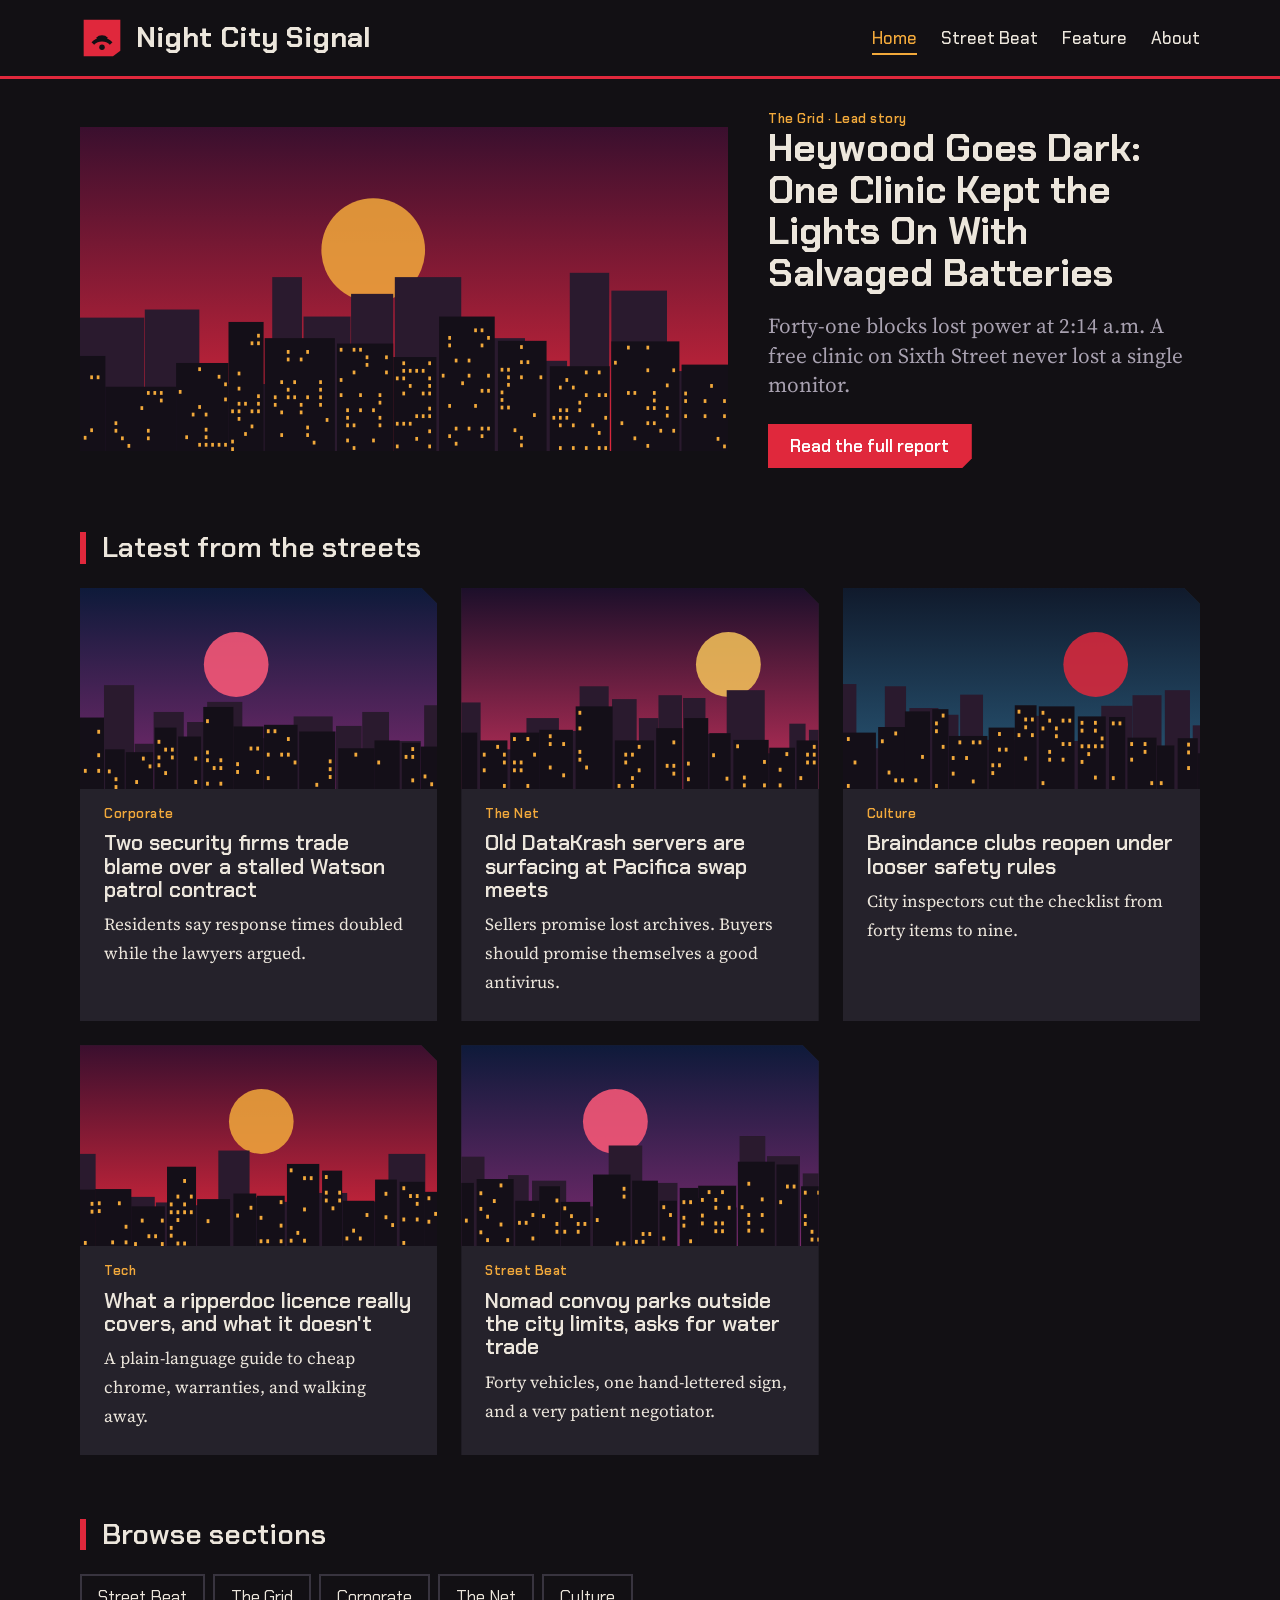
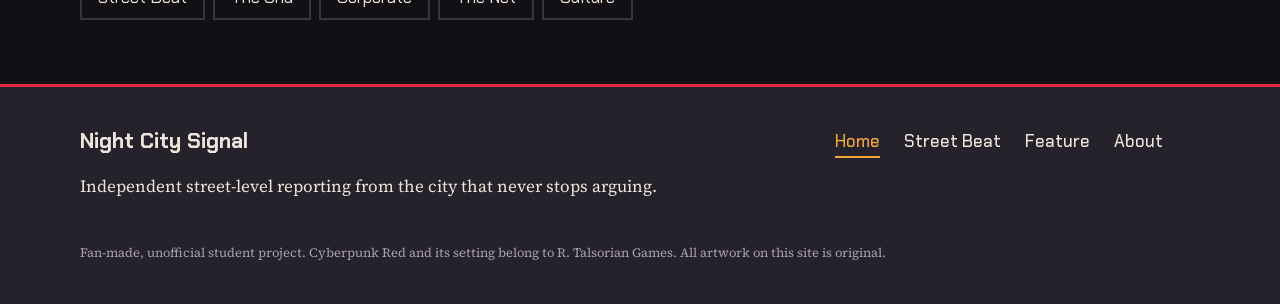
<file: index.html>
<!DOCTYPE html>
<html lang="en">

<head>
    <meta charset="utf-8">
    <meta name="viewport" content="width=device-width, initial-scale=1">
    <title>Home | Night City Signal</title>
    <link rel="preconnect" href="https://fonts.googleapis.com">
    <link
        href="https://fonts.googleapis.com/css2?family=Chakra+Petch:wght@500;600;700&family=Source+Serif+4:ital,wght@0,400;0,600;1,400&display=swap"
        rel="stylesheet">
    <link rel="stylesheet" href="styles.css">
</head>
<!--Most of the code and the images are made by AI, I have gone in and made a few changes to make sure it worked well, looked good, and aligned with my sketches.-->

<body>
    <header class="site-head">
        <div class="wrap head-in">
            <a class="brand" href="index.html"><img src="images/logo.svg" alt="" width="44" height="44">Night City
                Signal</a>
            <nav aria-label="Main">
                <ul>
                    <li><a href="index.html" aria-current="page">Home</a></li>
                    <li><a href="category.html">Street Beat</a></li>
                    <li><a href="article.html">Feature</a></li>
                    <li><a href="about.html">About</a></li>
                </ul>
            </nav>
        </div>
    </header>
    <!--Also went in and made the bar at the top follow the user instead of disapering as you scroll (this became the thing I had the most trouble with but it worked out)-->
    <main>
        <div class="wrap">
            <section class="hero" aria-labelledby="hero-title">
                <img src="images/blackout-hero.svg"
                    alt="Night City skyline at dusk with most windows dark after a power failure" width="1200"
                    height="600">
                <div class="hero-text">
                    <p class="tag">The Grid &middot; Lead story</p>
                    <h1 id="hero-title">Heywood Goes Dark: One Clinic Kept the Lights On With Salvaged Batteries</h1>
                    <p class="dek">Forty-one blocks lost power at 2:14 a.m. A free clinic on Sixth Street never lost a
                        single monitor.</p>
                    <a class="btn" href="article.html">Read the full report</a>
                </div>
            </section>
            <section aria-labelledby="latest">
                <h2 id="latest" class="sec-title">Latest from the streets</h2>
                <ul class="cards">
                    <li>
                        <article class="card"><img src="images/patrol.svg" alt="Rooftops under a red dusk sky"
                                width="640" height="360" loading="lazy">
                            <div class="card-body">
                                <p class="tag">Corporate</p>
                                <h3><a href="article.html">Two security firms trade blame over a stalled Watson patrol
                                        contract</a></h3>
                                <p>Residents say response times doubled while the lawyers argued.</p>
                            </div>
                        </article>
                    </li>
                    <li>
                        <article class="card"><img src="images/datakrash.svg"
                                alt="Skyline silhouetted against a magenta sunset" width="640" height="360"
                                loading="lazy">
                            <div class="card-body">
                                <p class="tag">The Net</p>
                                <h3><a href="article.html">Old DataKrash servers are surfacing at Pacifica swap
                                        meets</a></h3>
                                <p>Sellers promise lost archives. Buyers should promise themselves a good antivirus.</p>
                            </div>
                        </article>
                    </li>
                    <li>
                        <article class="card"><img src="images/braindance.svg"
                                alt="Tall towers with scattered amber windows" width="640" height="360" loading="lazy">
                            <div class="card-body">
                                <p class="tag">Culture</p>
                                <h3><a href="article.html">Braindance clubs reopen under looser safety rules</a></h3>
                                <p>City inspectors cut the checklist from forty items to nine.</p>
                            </div>
                        </article>
                    </li>
                    <li>
                        <article class="card"><img src="images/ripper.svg" alt="Dense city blocks at twilight"
                                width="640" height="360" loading="lazy">
                            <div class="card-body">
                                <p class="tag">Tech</p>
                                <h3><a href="article.html">What a ripperdoc licence really covers, and what it
                                        doesn't</a></h3>
                                <p>A plain-language guide to cheap chrome, warranties, and walking away.</p>
                            </div>
                        </article>
                    </li>
                    <li>
                        <article class="card"><img src="images/nomads.svg" alt="Low skyline on the horizon at dusk"
                                width="640" height="360" loading="lazy">
                            <div class="card-body">
                                <p class="tag">Street Beat</p>
                                <h3><a href="article.html">Nomad convoy parks outside the city limits, asks for water
                                        trade</a></h3>
                                <p>Forty vehicles, one hand-lettered sign, and a very patient negotiator.</p>
                            </div>
                        </article>
                    </li>
                </ul>
            </section>
            <section class="strip" aria-labelledby="sections">
                <h2 id="sections" class="sec-title">Browse sections</h2>
                <ul class="chips">
                    <li><a href="category.html">Street Beat</a></li>
                    <li><a href="category.html">The Grid</a></li>
                    <li><a href="category.html">Corporate</a></li>
                    <li><a href="category.html">The Net</a></li>
                    <li><a href="category.html">Culture</a></li>
                </ul>
            </section>
        </div>
    </main>
    <footer class="site-foot">
        <div class="wrap foot-in">
            <div>
                <p class="brand-s">Night City Signal</p>
                <p>Independent street-level reporting from the city that never stops arguing.</p>
            </div>
            <nav aria-label="Footer">
                <ul>
                    <li><a href="index.html" aria-current="page">Home</a></li>
                    <li><a href="category.html">Street Beat</a></li>
                    <li><a href="article.html">Feature</a></li>
                    <li><a href="about.html">About</a></li>
                </ul>
            </nav>
            <p class="fine">Fan-made, unofficial student project. Cyberpunk Red and its setting belong to R. Talsorian
                Games. All artwork on this site is original.</p>
        </div>
    </footer>
</body>

</html>
</file>
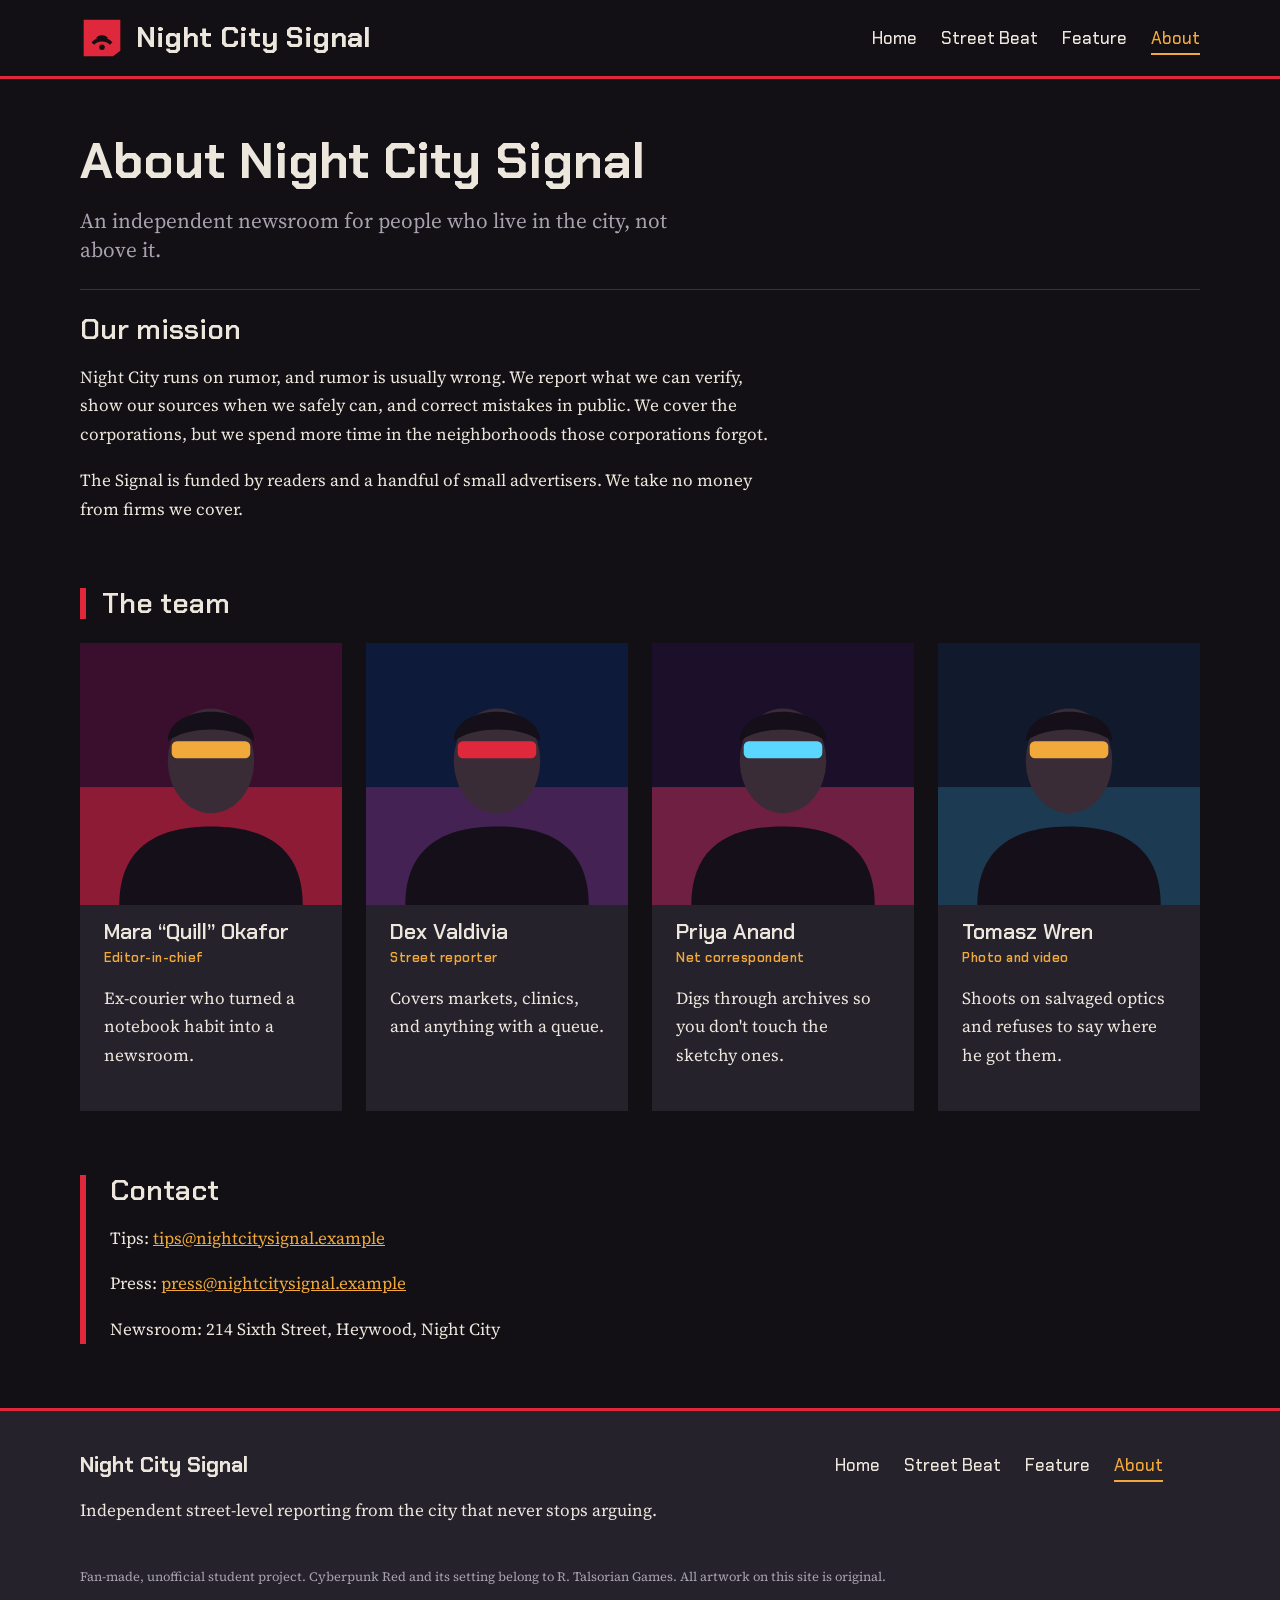
<file: about.html>
<!DOCTYPE html>
<html lang="en">

<head>
    <meta charset="utf-8">
    <meta name="viewport" content="width=device-width, initial-scale=1">
    <title>About | Night City Signal</title>
    <link rel="preconnect" href="https://fonts.googleapis.com">
    <link
        href="https://fonts.googleapis.com/css2?family=Chakra+Petch:wght@500;600;700&family=Source+Serif+4:ital,wght@0,400;0,600;1,400&display=swap"
        rel="stylesheet">
    <link rel="stylesheet" href="styles.css">
</head>
<!--Most of the code and the images are made by AI, I have gone in and made a few changes to make sure it worked well, looked good, and aligned with my sketches.-->

<body>
    <header class="site-head">
        <div class="wrap head-in">
            <a class="brand" href="index.html"><img src="images/logo.svg" alt="" width="44" height="44">Night City
                Signal</a>
            <nav aria-label="Main">
                <ul>
                    <li><a href="index.html">Home</a></li>
                    <li><a href="category.html">Street Beat</a></li>
                    <li><a href="article.html">Feature</a></li>
                    <li><a href="about.html" aria-current="page">About</a></li>
                </ul>
            </nav>
        </div>
    </header>
    <main>
        <div class="wrap">
            <header class="cat-head">
                <h1>About Night City Signal</h1>
                <p class="dek">An independent newsroom for people who live in the city, not above it.</p>
            </header>
            <section class="mission" aria-labelledby="mission">
                <h2 id="mission">Our mission</h2>
                <p>Night City runs on rumor, and rumor is usually wrong. We report what we can verify, show our sources
                    when we safely can, and correct mistakes in public. We cover the corporations, but we spend more
                    time in the neighborhoods those corporations forgot.</p>
                <p>The Signal is funded by readers and a handful of small advertisers. We take no money from firms we
                    cover.</p>
            </section>
            <section aria-labelledby="team">
                <h2 id="team" class="sec-title">The team</h2>
                <ul class="team">
                    <li>
                        <article class="profile"><img src="images/team-1.svg"
                                alt="Illustrated portrait of Mara wearing a glowing visor" width="400" height="400"
                                loading="lazy">
                            <h3>Mara &ldquo;Quill&rdquo; Okafor</h3>
                            <p class="tag">Editor-in-chief</p>
                            <p>Ex-courier who turned a notebook habit into a newsroom.</p>
                        </article>
                    </li>
                    <li>
                        <article class="profile"><img src="images/team-2.svg"
                                alt="Illustrated portrait of Dex Valdivia wearing a glowing visor" width="400"
                                height="400" loading="lazy">
                            <h3>Dex Valdivia</h3>
                            <p class="tag">Street reporter</p>
                            <p>Covers markets, clinics, and anything with a queue.</p>
                        </article>
                    </li>
                    <li>
                        <article class="profile"><img src="images/team-3.svg"
                                alt="Illustrated portrait of Priya Anand wearing a glowing visor" width="400"
                                height="400" loading="lazy">
                            <h3>Priya Anand</h3>
                            <p class="tag">Net correspondent</p>
                            <p>Digs through archives so you don't touch the sketchy ones.</p>
                        </article>
                    </li>
                    <li>
                        <article class="profile"><img src="images/team-4.svg"
                                alt="Illustrated portrait of Tomasz Wren wearing a glowing visor" width="400"
                                height="400" loading="lazy">
                            <h3>Tomasz Wren</h3>
                            <p class="tag">Photo and video</p>
                            <p>Shoots on salvaged optics and refuses to say where he got them.</p>
                        </article>
                    </li>
                </ul>
            </section>
            <section class="contact" aria-labelledby="contact">
                <h2 id="contact">Contact</h2>
                <address>
                    <p>Tips: <a href="mailto:tips@nightcitysignal.example">tips@nightcitysignal.example</a></p>
                    <p>Press: <a href="mailto:press@nightcitysignal.example">press@nightcitysignal.example</a></p>
                    <p>Newsroom: 214 Sixth Street, Heywood, Night City</p>
                </address>
            </section>
        </div>
    </main>
    <footer class="site-foot">
        <div class="wrap foot-in">
            <div>
                <p class="brand-s">Night City Signal</p>
                <p>Independent street-level reporting from the city that never stops arguing.</p>
            </div>
            <nav aria-label="Footer">
                <ul>
                    <li><a href="index.html">Home</a></li>
                    <li><a href="category.html">Street Beat</a></li>
                    <li><a href="article.html">Feature</a></li>
                    <li><a href="about.html" aria-current="page">About</a></li>
                </ul>
            </nav>
            <p class="fine">Fan-made, unofficial student project. Cyberpunk Red and its setting belong to R. Talsorian
                Games. All artwork on this site is original.</p>
        </div>
    </footer>
</body>

</html>
</file>
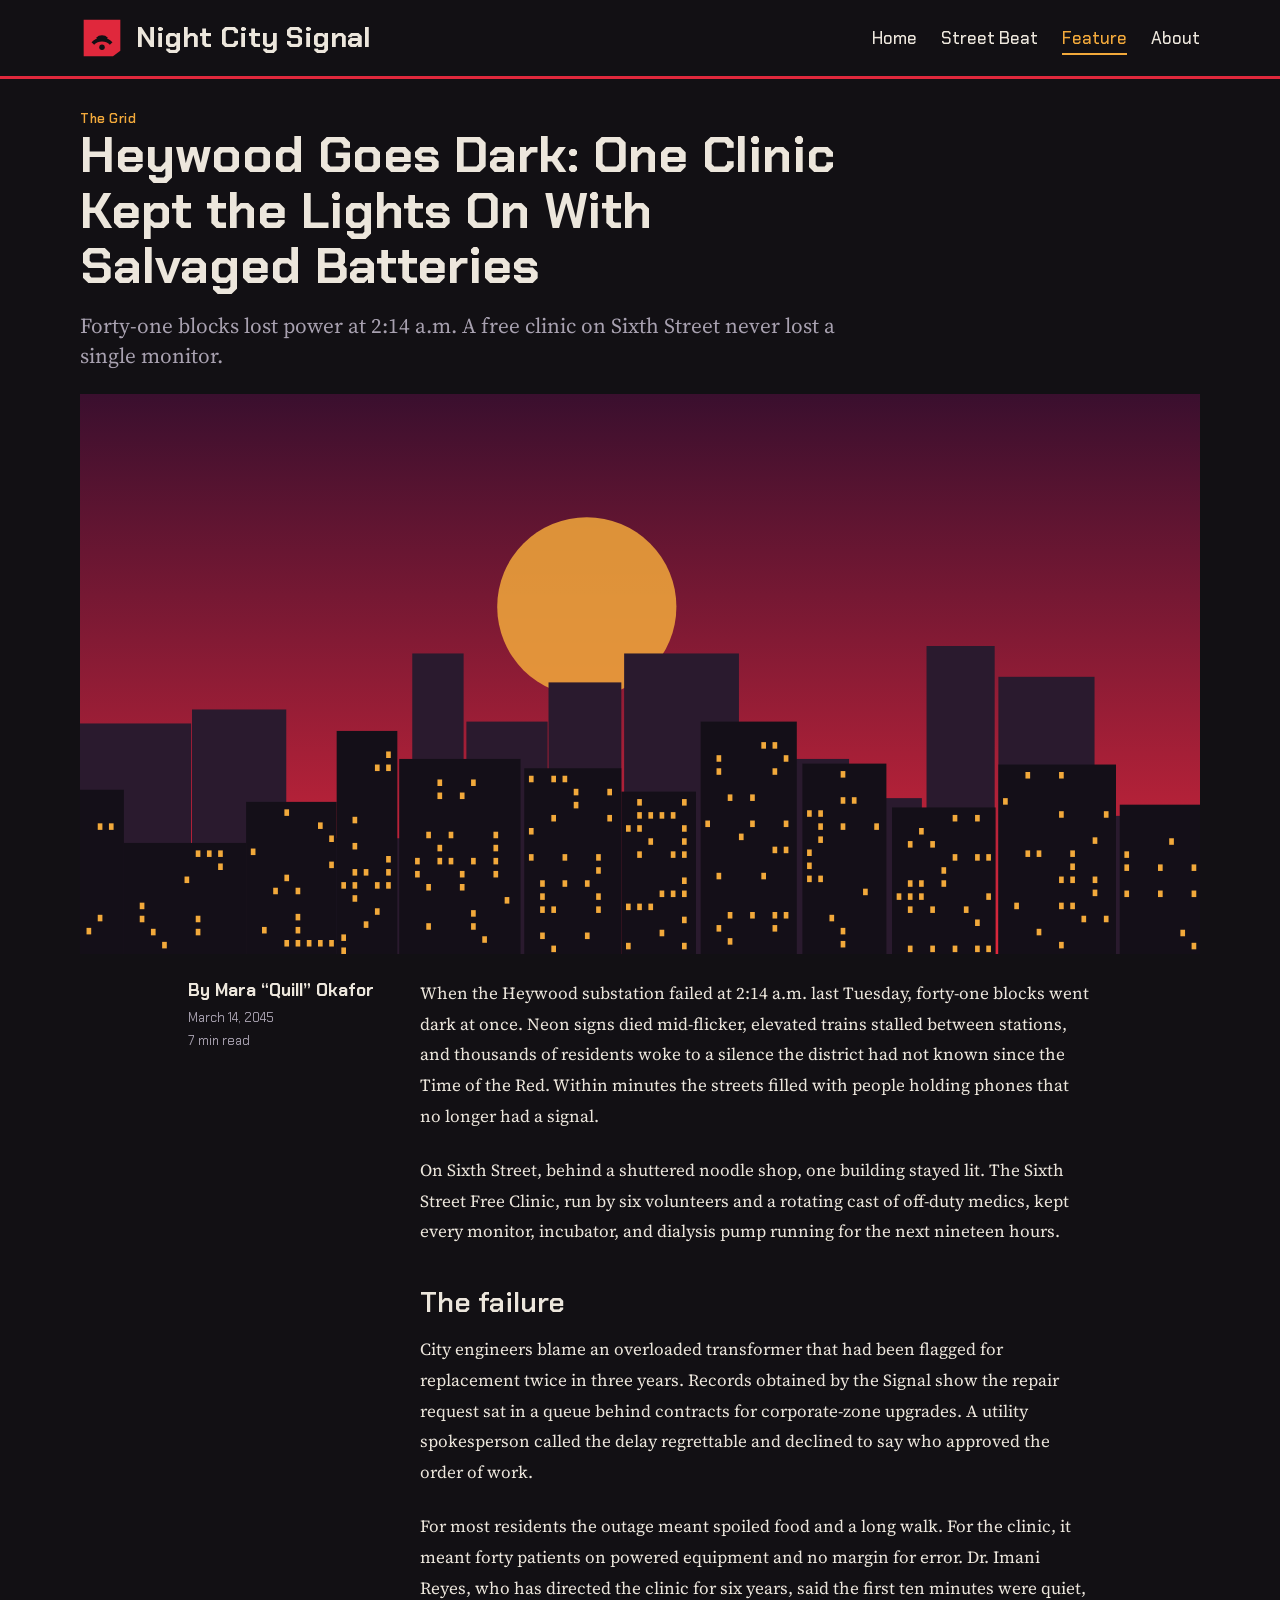
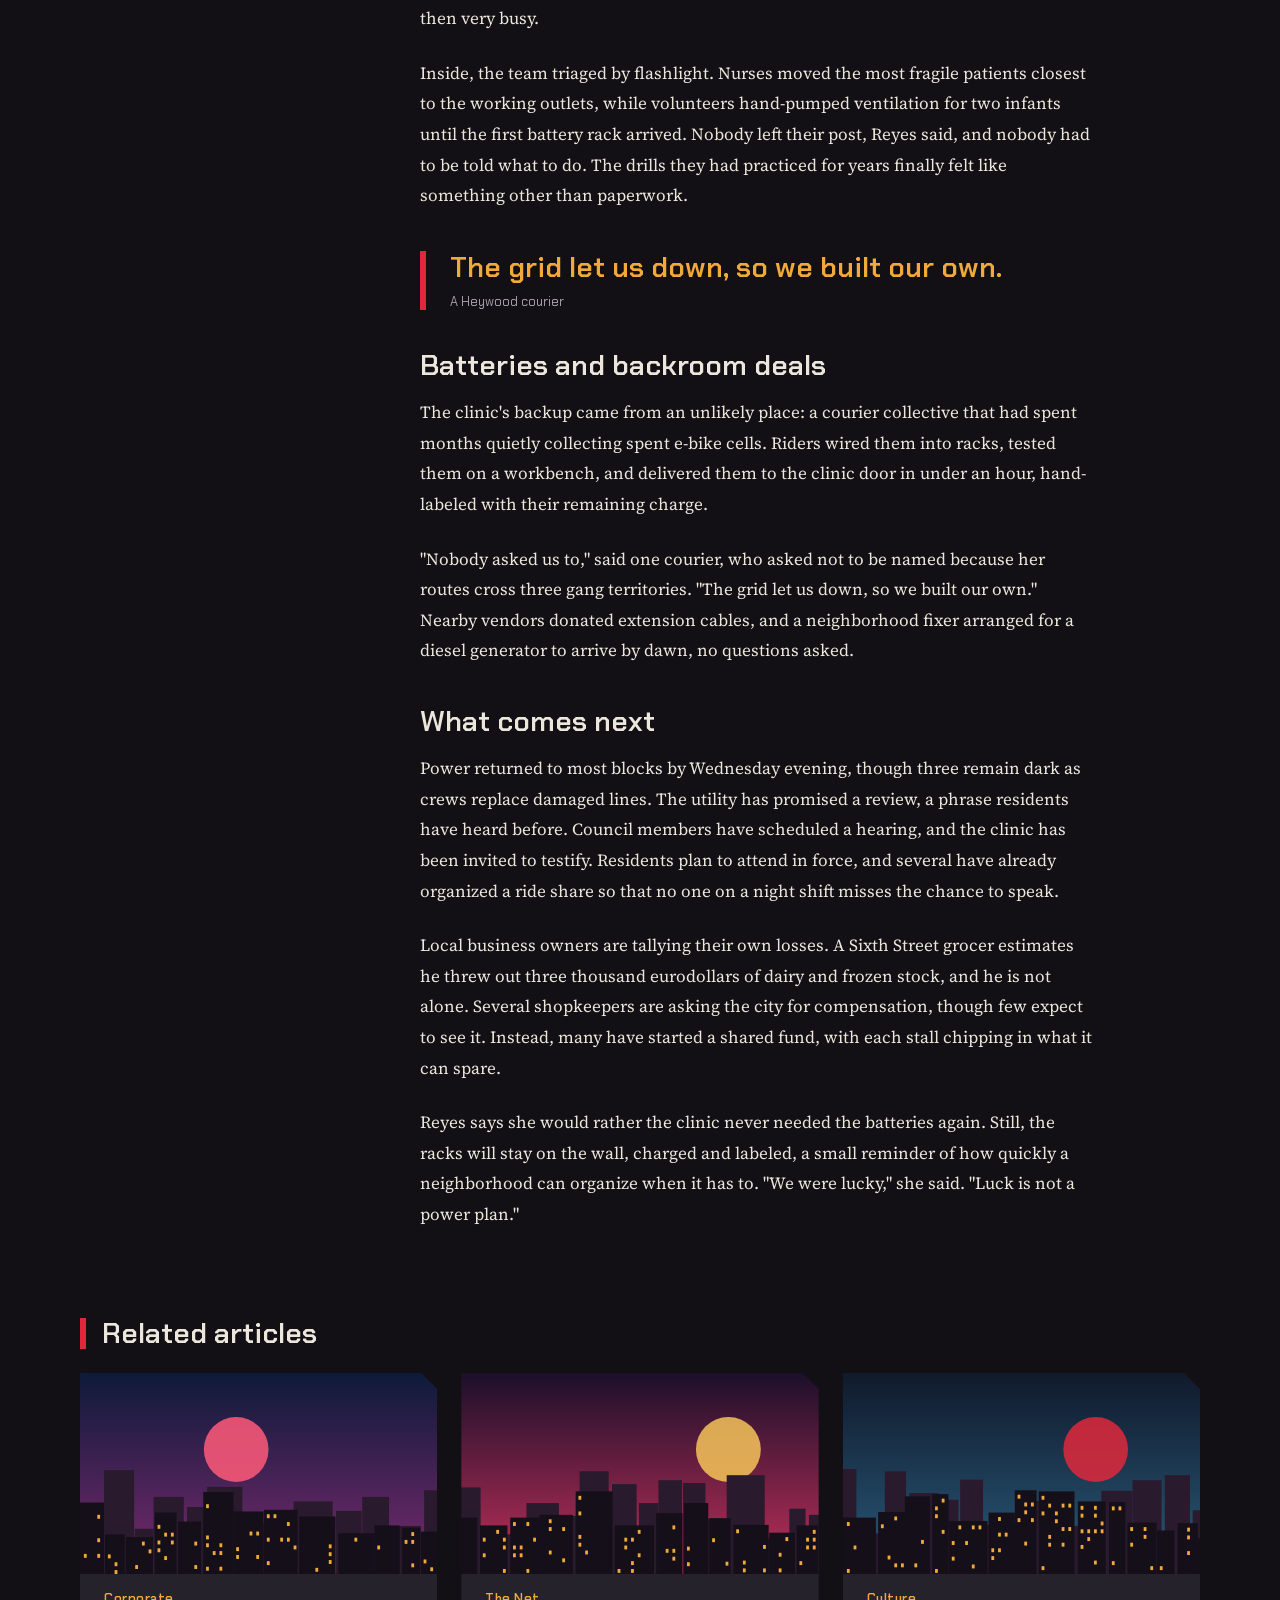
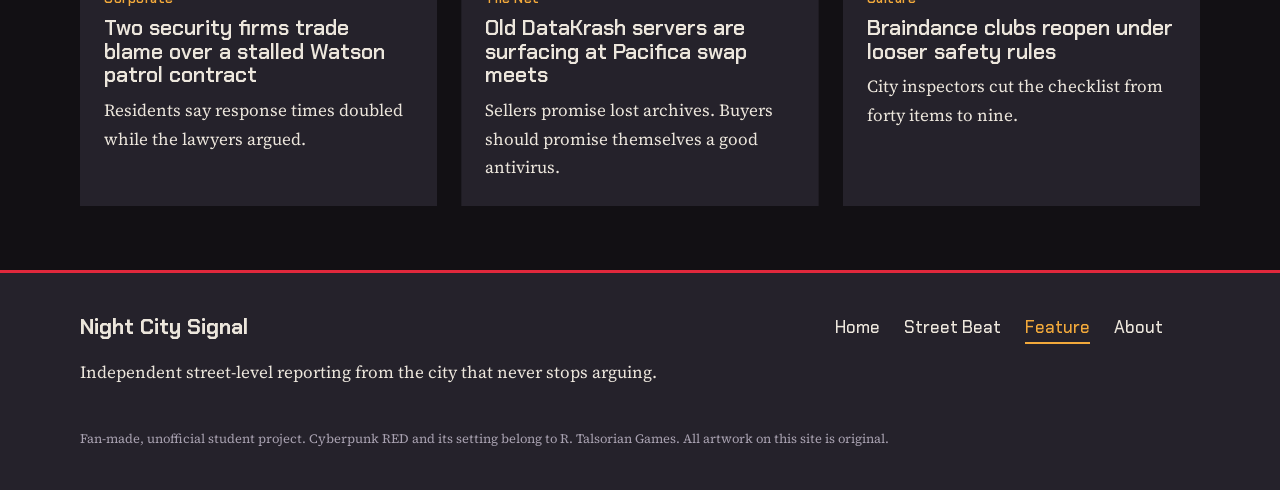
<file: article.html>
<!DOCTYPE html>
<html lang="en">

<head>
    <meta charset="utf-8">
    <meta name="viewport" content="width=device-width, initial-scale=1">
    <title>Heywood Goes Dark | Night City Signal</title>
    <link rel="preconnect" href="https://fonts.googleapis.com">
    <link
        href="https://fonts.googleapis.com/css2?family=Chakra+Petch:wght@500;600;700&family=Source+Serif+4:ital,wght@0,400;0,600;1,400&display=swap"
        rel="stylesheet">
    <link rel="stylesheet" href="styles.css">
</head>
<!--Most of the code and the images are made by AI, I have gone in and made a few changes to make sure it worked well, looked good, and aligned with my sketches.-->

<body>
    <header class="site-head">
        <div class="wrap head-in">
            <a class="brand" href="index.html"><img src="images/logo.svg" alt="" width="44" height="44">Night City
                Signal</a>
            <nav aria-label="Main">
                <ul>
                    <li><a href="index.html">Home</a></li>
                    <li><a href="category.html">Street Beat</a></li>
                    <li><a href="article.html" aria-current="page">Feature</a></li>
                    <li><a href="about.html">About</a></li>
                </ul>
            </nav>
        </div>
    </header>
    <main>
        <div class="wrap">
            <article class="article">
                <header class="art-head">
                    <p class="tag">The Grid</p>
                    <h1>Heywood Goes Dark: One Clinic Kept the Lights On With Salvaged Batteries</h1>
                    <p class="dek">Forty-one blocks lost power at 2:14 a.m. A free clinic on Sixth Street never lost a
                        single monitor.</p>
                </header>
                <img class="art-hero" src="images/blackout-hero.svg"
                    alt="Night City skyline at dusk with most windows dark after a power failure" width="1200"
                    height="600">
                <div class="art-layout">
                    <aside class="byline" aria-label="Article details">
                        <p><strong>By Mara &ldquo;Quill&rdquo; Okafor</strong></p>
                        <p><time datetime="2045-03-14">March 14, 2045</time></p>
                        <p>7 min read</p>
                    </aside>
                    <div class="prose">
                        <p>When the Heywood substation failed at 2:14 a.m. last Tuesday, forty-one blocks went dark at
                            once. Neon signs died mid-flicker, elevated trains stalled between stations, and thousands
                            of residents woke to a silence the district had not known since the Time of the Red. Within
                            minutes the streets filled with people holding phones that no longer had a signal.</p>
                        <p>On Sixth Street, behind a shuttered noodle shop, one building stayed lit. The Sixth Street
                            Free Clinic, run by six volunteers and a rotating cast of off-duty medics, kept every
                            monitor, incubator, and dialysis pump running for the next nineteen hours.</p>
                        <h2>The failure</h2>
                        <p>City engineers blame an overloaded transformer that had been flagged for replacement twice in
                            three years. Records obtained by the Signal show the repair request sat in a queue behind
                            contracts for corporate-zone upgrades. A utility spokesperson called the delay regrettable
                            and declined to say who approved the order of work.</p>
                        <p>For most residents the outage meant spoiled food and a long walk. For the clinic, it meant
                            forty patients on powered equipment and no margin for error. Dr. Imani Reyes, who has
                            directed the clinic for six years, said the first ten minutes were quiet, then very busy.
                        </p>
                        <p>Inside, the team triaged by flashlight. Nurses moved the most fragile patients closest to the
                            working outlets, while volunteers hand-pumped ventilation for two infants until the first
                            battery rack arrived. Nobody left their post, Reyes said, and nobody had to be told what to
                            do. The drills they had practiced for years finally felt like something other than
                            paperwork.</p>
                        <blockquote class="pull">
                            <p>The grid let us down, so we built our own.</p>
                            <footer>A Heywood courier</footer>
                        </blockquote>
                        <h2>Batteries and backroom deals</h2>
                        <p>The clinic's backup came from an unlikely place: a courier collective that had spent months
                            quietly collecting spent e-bike cells. Riders wired them into racks, tested them on a
                            workbench, and delivered them to the clinic door in under an hour, hand-labeled with their
                            remaining charge.</p>
                        <p>"Nobody asked us to," said one courier, who asked not to be named because her routes cross
                            three gang territories. "The grid let us down, so we built our own." Nearby vendors donated
                            extension cables, and a neighborhood fixer arranged for a diesel generator to arrive by
                            dawn, no questions asked.</p>
                        <h2>What comes next</h2>
                        <p>Power returned to most blocks by Wednesday evening, though three remain dark as crews replace
                            damaged lines. The utility has promised a review, a phrase residents have heard before.
                            Council members have scheduled a hearing, and the clinic has been invited to testify.
                            Residents plan to attend in force, and several have already organized a ride share so that
                            no one on a night shift misses the chance to speak.</p>
                        <p>Local business owners are tallying their own losses. A Sixth Street grocer estimates he threw
                            out three thousand eurodollars of dairy and frozen stock, and he is not alone. Several
                            shopkeepers are asking the city for compensation, though few expect to see it. Instead, many
                            have started a shared fund, with each stall chipping in what it can spare.</p>
                        <p>Reyes says she would rather the clinic never needed the batteries again. Still, the racks
                            will stay on the wall, charged and labeled, a small reminder of how quickly a neighborhood
                            can organize when it has to. "We were lucky," she said. "Luck is not a power plan."</p>
                    </div>
                </div>
            </article>
            <section aria-labelledby="rel">
                <h2 id="rel" class="sec-title">Related articles</h2>
                <ul class="cards">
                    <li>
                        <article class="card"><img src="images/patrol.svg" alt="Rooftops under a red dusk sky"
                                width="640" height="360" loading="lazy">
                            <div class="card-body">
                                <p class="tag">Corporate</p>
                                <h3><a href="article.html">Two security firms trade blame over a stalled Watson patrol
                                        contract</a></h3>
                                <p>Residents say response times doubled while the lawyers argued.</p>
                            </div>
                        </article>
                    </li>
                    <li>
                        <article class="card"><img src="images/datakrash.svg"
                                alt="Skyline silhouetted against a magenta sunset" width="640" height="360"
                                loading="lazy">
                            <div class="card-body">
                                <p class="tag">The Net</p>
                                <h3><a href="article.html">Old DataKrash servers are surfacing at Pacifica swap
                                        meets</a></h3>
                                <p>Sellers promise lost archives. Buyers should promise themselves a good antivirus.</p>
                            </div>
                        </article>
                    </li>
                    <li>
                        <article class="card"><img src="images/braindance.svg"
                                alt="Tall towers with scattered amber windows" width="640" height="360" loading="lazy">
                            <div class="card-body">
                                <p class="tag">Culture</p>
                                <h3><a href="article.html">Braindance clubs reopen under looser safety rules</a></h3>
                                <p>City inspectors cut the checklist from forty items to nine.</p>
                            </div>
                        </article>
                    </li>
                </ul>
            </section>
        </div>
    </main>
    <footer class="site-foot">
        <div class="wrap foot-in">
            <div>
                <p class="brand-s">Night City Signal</p>
                <p>Independent street-level reporting from the city that never stops arguing.</p>
            </div>
            <nav aria-label="Footer">
                <ul>
                    <li><a href="index.html">Home</a></li>
                    <li><a href="category.html">Street Beat</a></li>
                    <li><a href="article.html" aria-current="page">Feature</a></li>
                    <li><a href="about.html">About</a></li>
                </ul>
            </nav>
            <p class="fine">Fan-made, unofficial student project. Cyberpunk RED and its setting belong to R. Talsorian
                Games. All artwork on this site is original.</p>
        </div>
    </footer>
</body>

</html>
</file>
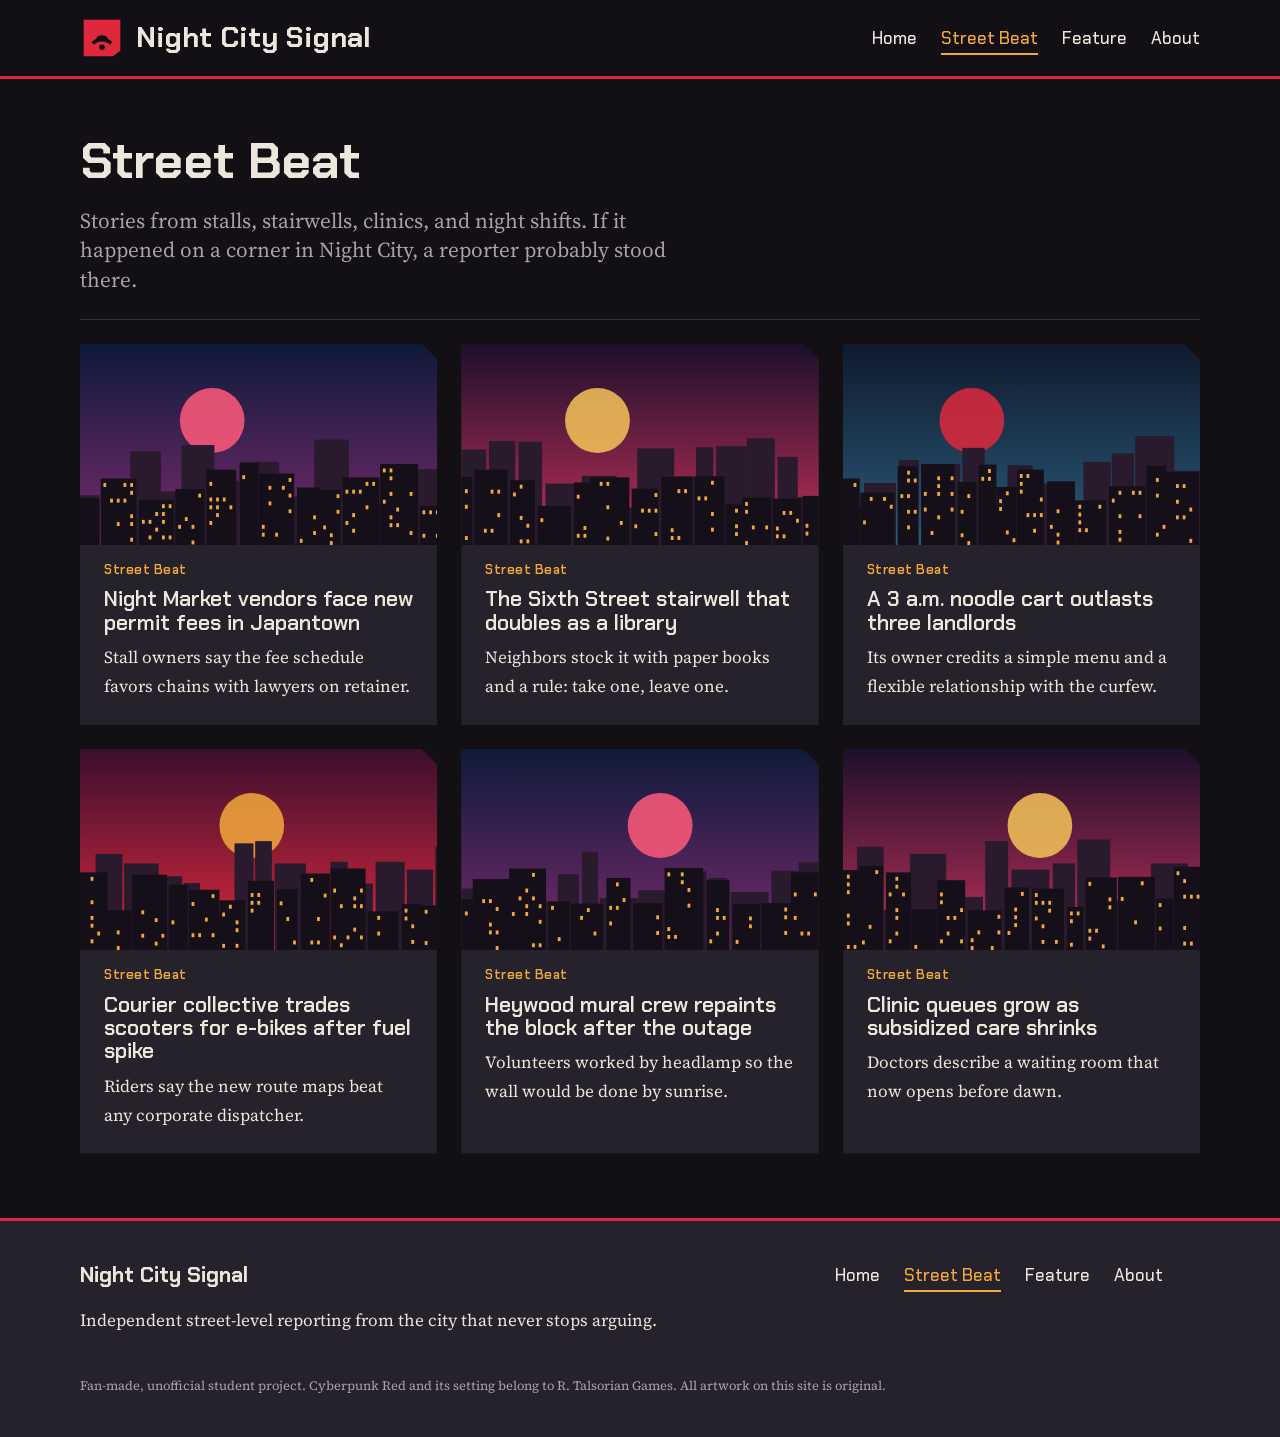
<file: category.html>
<!DOCTYPE html>
<html lang="en">

<head>
    <meta charset="utf-8">
    <meta name="viewport" content="width=device-width, initial-scale=1">
    <title>Street Beat | Night City Signal</title>
    <link rel="preconnect" href="https://fonts.googleapis.com">
    <link
        href="https://fonts.googleapis.com/css2?family=Chakra+Petch:wght@500;600;700&family=Source+Serif+4:ital,wght@0,400;0,600;1,400&display=swap"
        rel="stylesheet">
    <link rel="stylesheet" href="styles.css">
</head>
<!--Most of the code and the images are made by AI, I have gone in and made a few changes to make sure it worked well, looked good, and aligned with my sketches.-->

<body>
    <header class="site-head">
        <div class="wrap head-in">
            <a class="brand" href="index.html"><img src="images/logo.svg" alt="" width="44" height="44">Night City
                Signal</a>
            <nav aria-label="Main">
                <ul>
                    <li><a href="index.html">Home</a></li>
                    <li><a href="category.html" aria-current="page">Street Beat</a></li>
                    <li><a href="article.html">Feature</a></li>
                    <li><a href="about.html">About</a></li>
                </ul>
            </nav>
        </div>
    </header>
    <main>
        <div class="wrap">
            <header class="cat-head">
                <h1>Street Beat</h1>
                <p class="dek">Stories from stalls, stairwells, clinics, and night shifts. If it happened on a corner in
                    Night City, a reporter probably stood there.</p>
            </header>
            <ul class="cards">
                <li>
                    <article class="card"><img src="images/market.svg" alt="Illustrated city skyline at dusk"
                            width="640" height="360" loading="lazy">
                        <div class="card-body">
                            <p class="tag">Street Beat</p>
                            <h3><a href="article.html">Night Market vendors face new permit fees in Japantown</a></h3>
                            <p>Stall owners say the fee schedule favors chains with lawyers on retainer.</p>
                        </div>
                    </article>
                </li>
                <li>
                    <article class="card"><img src="images/stairs.svg" alt="Illustrated city skyline at dusk"
                            width="640" height="360" loading="lazy">
                        <div class="card-body">
                            <p class="tag">Street Beat</p>
                            <h3><a href="article.html">The Sixth Street stairwell that doubles as a library</a></h3>
                            <p>Neighbors stock it with paper books and a rule: take one, leave one.</p>
                        </div>
                    </article>
                </li>
                <li>
                    <article class="card"><img src="images/noodle.svg" alt="Illustrated city skyline at dusk"
                            width="640" height="360" loading="lazy">
                        <div class="card-body">
                            <p class="tag">Street Beat</p>
                            <h3><a href="article.html">A 3 a.m. noodle cart outlasts three landlords</a></h3>
                            <p>Its owner credits a simple menu and a flexible relationship with the curfew.</p>
                        </div>
                    </article>
                </li>
                <li>
                    <article class="card"><img src="images/bike.svg" alt="Illustrated city skyline at dusk" width="640"
                            height="360" loading="lazy">
                        <div class="card-body">
                            <p class="tag">Street Beat</p>
                            <h3><a href="article.html">Courier collective trades scooters for e-bikes after fuel
                                    spike</a></h3>
                            <p>Riders say the new route maps beat any corporate dispatcher.</p>
                        </div>
                    </article>
                </li>
                <li>
                    <article class="card"><img src="images/mural.svg" alt="Illustrated city skyline at dusk" width="640"
                            height="360" loading="lazy">
                        <div class="card-body">
                            <p class="tag">Street Beat</p>
                            <h3><a href="article.html">Heywood mural crew repaints the block after the outage</a></h3>
                            <p>Volunteers worked by headlamp so the wall would be done by sunrise.</p>
                        </div>
                    </article>
                </li>
                <li>
                    <article class="card"><img src="images/clinicq.svg" alt="Illustrated city skyline at dusk"
                            width="640" height="360" loading="lazy">
                        <div class="card-body">
                            <p class="tag">Street Beat</p>
                            <h3><a href="article.html">Clinic queues grow as subsidized care shrinks</a></h3>
                            <p>Doctors describe a waiting room that now opens before dawn.</p>
                        </div>
                    </article>
                </li>
            </ul>
        </div>
    </main>
    <footer class="site-foot">
        <div class="wrap foot-in">
            <div>
                <p class="brand-s">Night City Signal</p>
                <p>Independent street-level reporting from the city that never stops arguing.</p>
            </div>
            <nav aria-label="Footer">
                <ul>
                    <li><a href="index.html">Home</a></li>
                    <li><a href="category.html" aria-current="page">Street Beat</a></li>
                    <li><a href="article.html">Feature</a></li>
                    <li><a href="about.html">About</a></li>
                </ul>
            </nav>
            <p class="fine">Fan-made, unofficial student project. Cyberpunk Red and its setting belong to R. Talsorian
                Games. All artwork on this site is original.</p>
        </div>
    </footer>
</body>

</html>
</file>
<file: styles.css>
:root {
  --back: #121014;
  --card: #25222b;
  --hover: #38343f;
  --text: #ece6dc;
  --muted: #a8a1b0;
  --red: #e0283c;
  --orange: #f2a93b;
  --font-head: "Chakra Petch", "Arial Narrow", sans-serif;
  --font-body: "Source Serif 4", Georgia, serif;
  /*--Spacing--*/
  --sp1: .5rem;
  --sp2: 1rem;
  --sp3: 1.5rem;
  --sp4: 2.5rem;
  --sp5: 4rem;
  /*--Type Scale, Ratio 1.333--*/
  --xs: .8rem;
  --s: 1.0625rem;
  --m: 1.33rem;
  --ml: 1.78rem;
  --l: 2.37rem;
  --xl: 3.16rem;
  --cut: 16px;
}

/*Again, made with AI, but I have gone in and edited to align with my scetches and look good*/

/*--Body--*/
* {
  box-sizing: border-box;
}

body {
  margin: 0;
  background: var(--back);
  color: var(--text);
  font: var(--s)/1.7 var(--font-body);
}

main {
  padding-top: 70px;
}

img {
  max-width: 100%;
  height: auto;
  display: block;
}

a {
  color: inherit;
}

a:focus-visible {
  outline: 3px solid var(--orange);
  outline-offset: 3px;
}

h1,
h2,
h3 {
  font-family: var(--font-head);
  line-height: 1.1;
  margin: 0 0 var(--sp2);
}

h1 {
  font-size: var(--l);
  font-weight: 700;
}

h2 {
  font-size: var(--ml);
  font-weight: 600;
}

h3 {
  font-size: var(--m);
  font-weight: 600;
}

.wrap {
  max-width: 72rem;
  margin: 0 auto;
  padding: 0 var(--sp2);
}

.tag {
  margin: 0;
  color: var(--orange);
  font: 600 var(--xs)/1.4 var(--font-head);
  letter-spacing: .04em;
}

.dek {
  font-size: var(--m);
  line-height: 1.4;
  color: var(--muted);
  margin: 0 0 var(--sp3);
}

.sec-title {
  border-left: 6px solid var(--red);
  padding-left: var(--sp2);
  margin: var(--sp5) 0 var(--sp3);
}

.btn {
  display: inline-block;
  background: var(--red);
  color: #fff;
  font: 600 var(--s) var(--font-head);
  padding: .7rem 1.4rem;
  text-decoration: none;
  transition: background .2s, transform .2s;
  clip-path: polygon(0 0, 100% 0, 100% calc(100% - 10px), calc(100% - 10px) 100%, 0 100%);
}

.btn:hover {
  background: var(--orange);
  color: var(--back);
  transform: translateX(4px);
}

/*--Site Header/Footer--*/
.site-head {
  border-bottom: 3px solid var(--red);
  position: fixed;
  top: 0;
  left: 0;
  width: 100%;
  z-index: 1001;
  background-color: var(--back);
}

.head-in {
  display: flex;
  flex-direction: column;
  gap: var(--sp2);
  padding-top: var(--sp2);
  padding-bottom: var(--sp2);
}

.brand {
  display: flex;
  align-items: center;
  gap: .75rem;
  text-decoration: none;
  font: 700 var(--ml)/1 var(--font-head);
}

nav ul {
  display: flex;
  flex-wrap: wrap;
  gap: var(--sp1) var(--sp3);
  list-style: none;
  margin: 0;
  padding: 0;
}

nav a {
  font-family: var(--font-head);
  font-weight: 500;
  text-decoration: none;
  padding: .25rem 0;
  border-bottom: 2px solid transparent;
  transition: color .2s, border-color .2s;
}

nav a:hover,
nav a[aria-current] {
  color: var(--orange);
  border-color: var(--orange);
}

.site-foot {
  margin-top: var(--sp5);
  background: var(--card);
  border-top: 3px solid var(--red);
  padding: var(--sp4) 0;
}

.foot-in {
  display: grid;
  gap: var(--sp3);
}

.brand-s {
  font: 700 var(--m) var(--font-head);
  margin: 0;
}

.fine {
  color: var(--muted);
  font-size: var(--xs);
  margin: 0;
}

/*--Grid Cards--*/
.cards {
  display: grid;
  gap: var(--sp3);
  grid-template-columns: 1fr;
  list-style: none;
  margin: 0;
  padding: 0;
}

.card {
  height: 100%;
  display: flex;
  flex-direction: column;
  background: var(--card);
  clip-path: polygon(0 0, calc(100% - var(--cut)) 0, 100% var(--cut), 100% 100%, 0 100%);
  transition: transform .2s, background .2s;
}

.card:hover {
  transform: translateY(-4px);
  background: var(--hover);
}

.card-body {
  display: flex;
  flex-direction: column;
  gap: .5rem;
  padding: var(--sp2) var(--sp3) var(--sp3);
}

.card h3 {
  margin: 0;
}

.card h3 a {
  text-decoration: none;
}

.card h3 a:hover {
  color: var(--orange);
}

.card p {
  margin: 0;
}

.card .tag+h3 {
  margin-top: .1rem;
}

/* 5. PAGES */
.hero {
  display: grid;
  gap: var(--sp3);
  margin-top: var(--sp4);
}

.hero h1 {
  font-size: var(--l);
}

.chips {
  display: flex;
  flex-wrap: wrap;
  gap: var(--sp1);
  list-style: none;
  padding: 0;
  margin: 0;
}

.chips a {
  display: block;
  padding: .4rem 1rem;
  border: 2px solid var(--hover);
  text-decoration: none;
  font-family: var(--font-head);
  transition: border-color .2s, color .2s;
}

.chips a:hover {
  border-color: var(--red);
  color: var(--orange);
}

.cat-head {
  margin: var(--sp4) 0 var(--sp3);
  padding: var(--sp3) 0;
  border-bottom: 1px solid var(--hover);
}

.cat-head .dek {
  max-width: 40rem;
  margin-bottom: 0;
}

.mission {
  max-width: 44rem;
}

.team {
  display: grid;
  gap: var(--sp3);
  grid-template-columns: 1fr;
  list-style: none;
  margin: 0;
  padding: 0;
}

.profile {
  background: var(--card);
  padding-bottom: var(--sp3);
  height: 100%;
}

.profile> :not(img) {
  margin-left: var(--sp3);
  margin-right: var(--sp3);
}

.profile h3 {
  margin-top: var(--sp2);
  margin-bottom: .25rem;
}

.contact {
  margin-top: var(--sp5);
  border-left: 6px solid var(--red);
  padding-left: var(--sp3);
}

address {
  font-style: normal;
}

address a {
  color: var(--orange);
}

/*--Article--*/
.article {
  margin-top: var(--sp4);
}

.art-head {
  max-width: 50rem;
}

.art-hero {
  width: 100%;
  margin: var(--sp3) 0;
}

.art-layout {
  display: grid;
  gap: var(--sp2);
}

.byline {
  color: var(--muted);
  font: var(--xs)/1.5 var(--font-head);
}

.byline p {
  margin: 0 0 .25rem;
}

.byline strong {
  color: var(--text);
  font-size: var(--s);
}

.prose {
  max-width: 42rem;
  line-height: 1.8;
}

.prose p {
  margin: 0 0 var(--sp3);
}

.prose h2 {
  font-size: var(--ml);
  margin: var(--sp4) 0 var(--sp2);
}

.pull {
  margin: var(--sp4) 0;
  padding-left: var(--sp3);
  border-left: 6px solid var(--red);
}

.pull p {
  margin: 0 0 var(--sp1);
  font: 600 var(--ml)/1.2 var(--font-head);
  color: var(--orange);
}

.pull footer {
  color: var(--muted);
  font: var(--xs) var(--font-head);
}

/*--Mobile and Desktop Setting Breakpoints--*/
@media (min-width: 768px) {
  .head-in {
    flex-direction: row;
    justify-content: space-between;
    align-items: center;
  }

  h1,
  .hero h1 {
    font-size: var(--xl);
  }

  .cards {
    grid-template-columns: repeat(2, 1fr);
  }

  .team {
    grid-template-columns: repeat(2, 1fr);
  }

  .foot-in {
    grid-template-columns: 2fr 1fr;
    align-items: start;
  }

  .fine {
    grid-column: 1 / -1;
  }
}

@media (min-width: 1024px) {
  .hero {
    grid-template-columns: 3fr 2fr;
    align-items: center;
    gap: var(--sp4);
  }

  .hero h1 {
    font-size: var(--l);
  }

  .cards {
    grid-template-columns: repeat(3, 1fr);
  }

  .team {
    grid-template-columns: repeat(4, 1fr);
  }

  .art-layout {
    grid-template-columns: 12rem minmax(0, 42rem);
    gap: var(--sp4);
    justify-content: center;
  }

  .byline {
    position: sticky;
    top: var(--sp2);
    align-self: start;
  }
}

@media (prefers-reduced-motion: reduce) {
  * {
    transition: none !important;
  }
}
</file>
